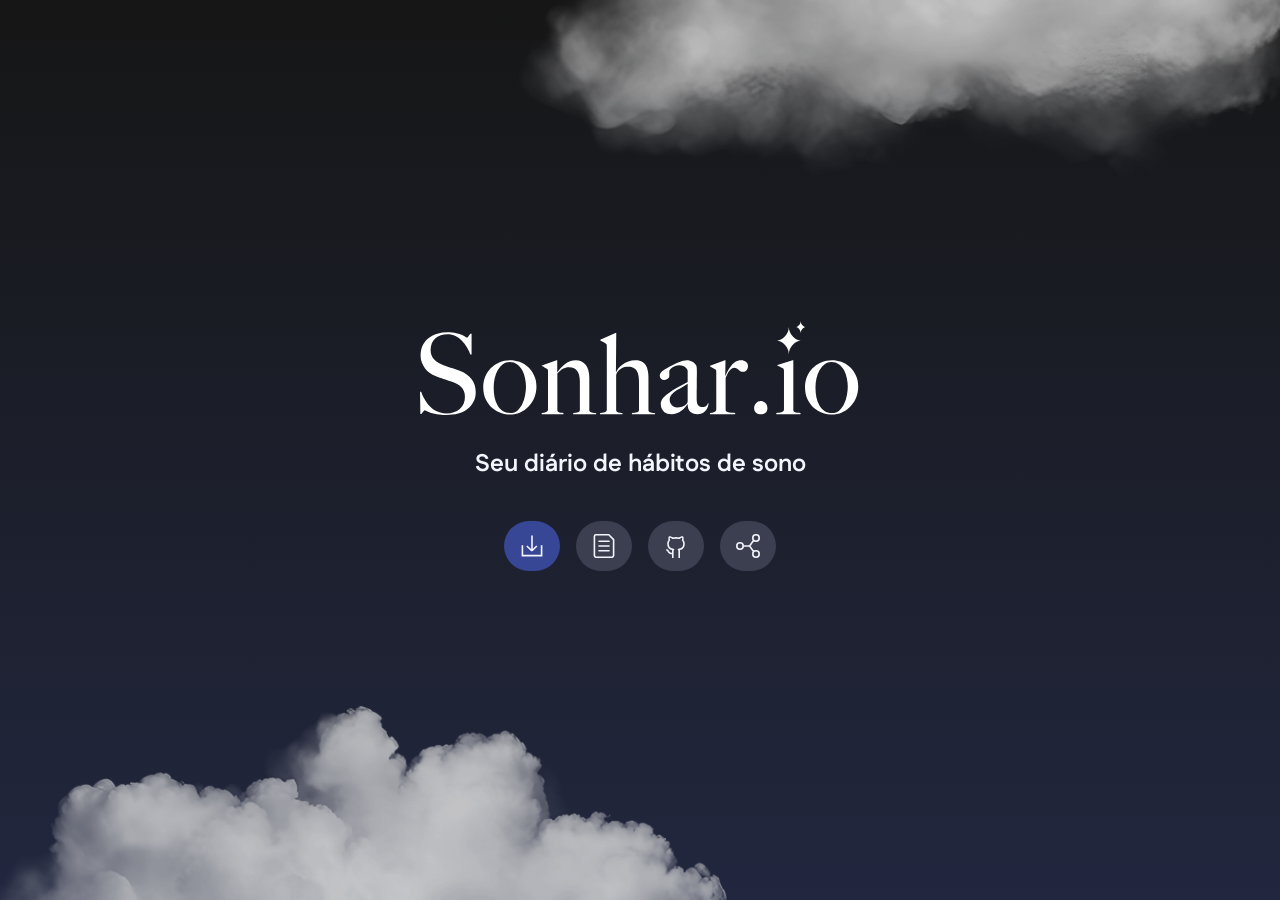
<file: index.html>
<!DOCTYPE html>
<html lang="pt-BR">
<head>
    <meta charset="UTF-8">
    <meta http-equiv="X-UA-Compatible" content="IE=edge">
    <meta name="viewport" content="width=device-width, initial-scale=1.0">
    <meta name="description" content="Seu diário de hábitos de sono">
    <meta name="theme-color" content="#161616">

    <title>Sonhario</title>

    <link rel="shortcut icon" href="favicon.ico" type="image/x-icon">
    <link rel="stylesheet" href="public/css/main.css">
    <link rel="stylesheet" href="public/css/landing.css">
</head>

<body>
    <img class="cloud" src="public/img/cloud.png">
    <img class="cloud" src="public/img/cloud.png">
    <div id="background"></div>
    <main>
        <img id="logo" src="public/img/logo.svg">
        <h2>Seu diário de hábitos de sono</h2>

        <ul id="links">
            <li onclick="link_download();">
                <img src="public/icons/download.svg">
                <span>Baixar App</span>
            </li>
            <li>
                <a href="docs.html">
                    <img src="public/icons/docs.svg">
                    <span>Documentação</span>
                </a>
            </li>
            <li onclick="link_code();">
                <img src="public/icons/code.svg">
                <span>Repositório</span>
            </li>
            <li onclick="link_share();">
                <img src="public/icons/share.svg">
                <span>Compartilhar</span>
            </li>
        </ul>
    </main>
</body>

<script>
    function link_download () {
        window.open('https://github.com/omarcosss/sonhario-front/releases/latest');
    }

    function link_code () {
        window.open('https://github.com/bunny-sammy/sonhario-api');
    }

    function link_share () {
        const shareData = {
            title: `Sonhario`,
            url: window.location.href,
        };
        if (navigator.canShare(shareData)) {
            navigator.share(shareData);
        } else {
            navigator.clipboard.writeText(shareData.url);
        }
    }
</script>
</html>
</file>
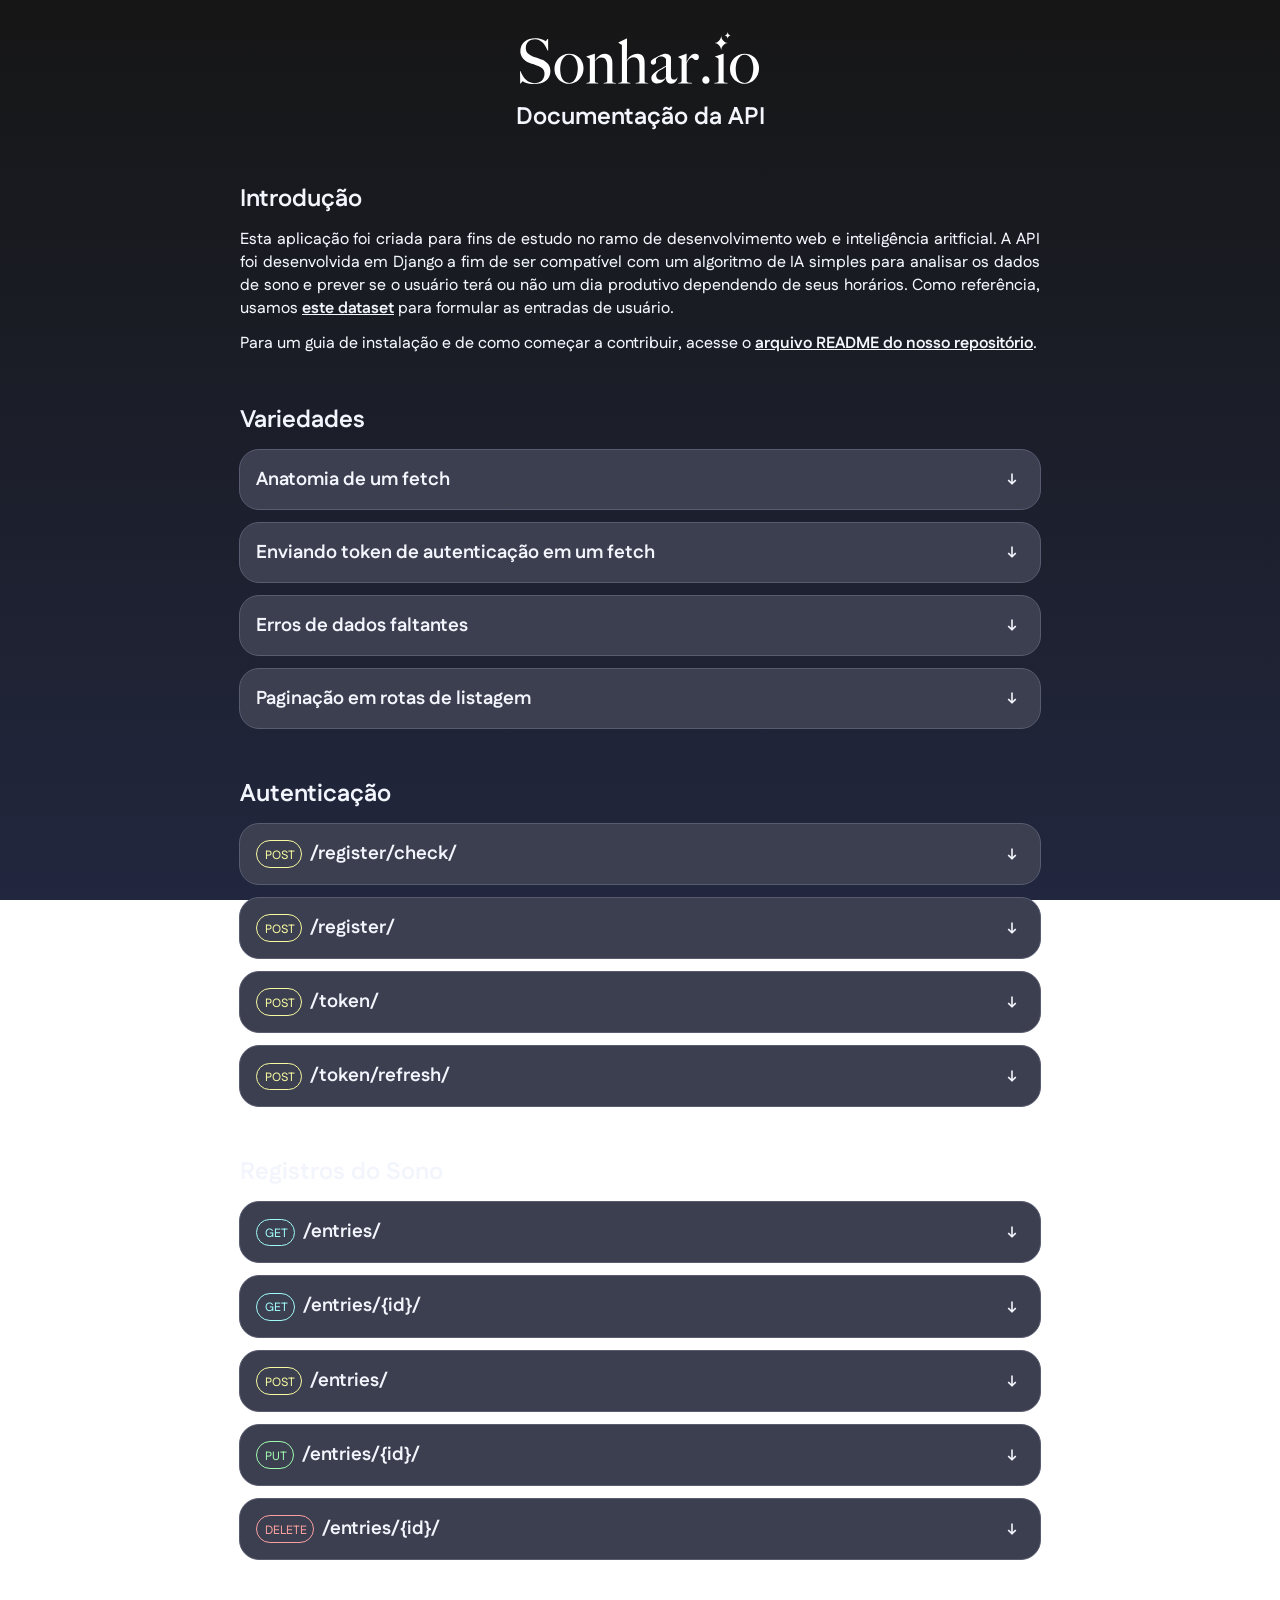
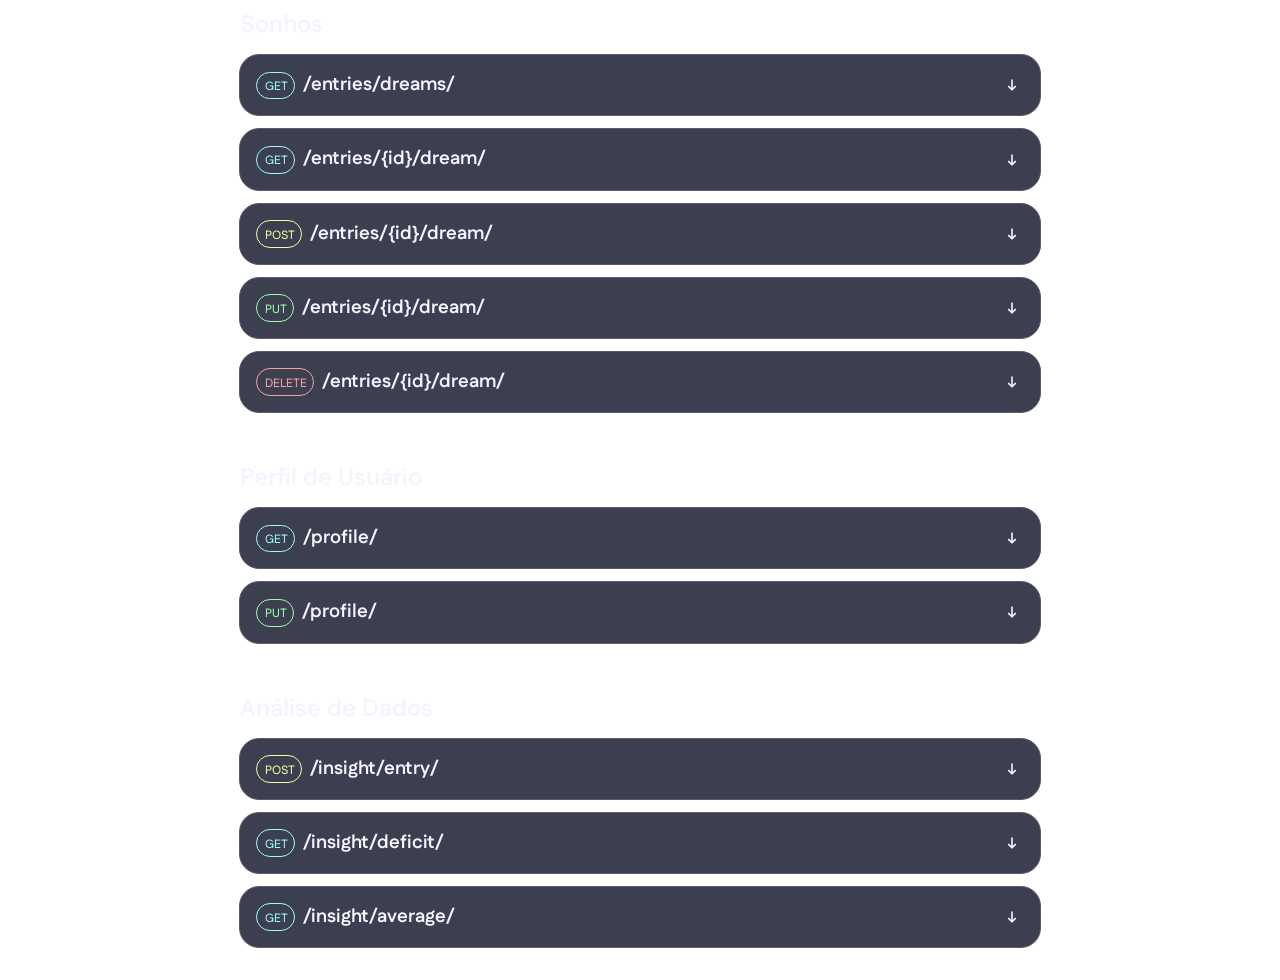
<file: docs.html>
<!DOCTYPE html>
<html lang="pt-BR">
<head>
    <meta charset="UTF-8">
    <meta http-equiv="X-UA-Compatible" content="IE=edge">
    <meta name="viewport" content="width=device-width, initial-scale=1.0">
    <meta name="description" content="Documentação da API">
    <meta name="theme-color" content="#161616">

    <title>Sonhario | Documentação</title>

    <link rel="shortcut icon" href="favicon.ico" type="image/x-icon">
    <link rel="stylesheet" href="public/css/main.css">
    <link rel="stylesheet" href="public/css/docs.css">

    <link rel="stylesheet" href="public/css/prism.css">
    <script src="public/js/prism.js"></script>
</head>

<body>
    <div id="background"></div>
    <main>
        <a id="header" href="index.html">
            <img id="logo" src="public/img/logo.svg">
            <h2>Documentação da API</h2>
        </a>

        <section>
            <h2>Introdução</h2>
            <p>
                Esta aplicação foi criada para fins de estudo no ramo de desenvolvimento web e inteligência aritficial. A API foi desenvolvida em Django a fim de ser compatível com um algoritmo de IA simples para analisar os dados de sono e prever se o usuário terá ou não um dia produtivo dependendo de seus horários. Como referência, usamos <a href="https://www.kaggle.com/datasets/adilshamim8/sleep-cycle-and-productivity/data">este dataset</a> para formular as entradas de usuário.
            </p>
            <p>
                Para um guia de instalação e de como começar a contribuir, acesse o <a href="https://github.com/bunny-sammy/sonhario-api/blob/deploy/README.md">arquivo README do nosso repositório</a>.
            </p>
        </section>
        <section>
            <h2>Variedades</h2>
            <div class="card">
                <div class="card-title">
                    <h3>Anatomia de um fetch</h3>
                </div>
                <div class="card-content">
                    <p>
                        Para obter e enviar dados para a API, você deve fazer um fetch para a rota desejada, com método esperado e os demais requisitos detalhados na documentação. Seguem exemplos de fetch em JavaScript:
                    </p>
                    <pre><code class="language-js">
                    // Fetch de método GET (obter informações)
                    fetch('https://api-sonhario.onrender.com/entries/', {
                    method: 'GET',  // <-- Método definido aqui
                    headers: {
                        'Content-Type': 'application/json',
                    }
                    })
                    .then(response => response.json())
                    .then(data => {
                        // Código executado após sucesso
                    })
                    .catch(error => {
                        // Código executado após erro
                    });
                    </code></pre>
                    <pre><code class="language-js">
                    // Fetch de método POST (enviar informações)
                    fetch('https://api-sonhario.onrender.com/token/', {
                    method: 'POST',  // <-- Método definido aqui
                    headers: {
                        'Content-Type': 'application/json',
                    },
                    body: JSON.stringify({  // <-- POST requests precisam de um body
                        email: 'example@mail.com',
                        password: 'password',
                    }),
                    })
                    .then(response => response.json())
                    .then(data => {
                        // Código executado após sucesso
                    })
                    .catch(error => {
                        // Código executado após erro
                    });
                    </code></pre>
                    <p>
                        Note que os exemplos de body para as rotas de método POST estão em JSON, mas deverão ser escritas como um objeto JavaScript no código. Também é importante sempre enviar um / no fim do endereço em rotas de POST.
                    </p>
                    <pre><code class="language-json">
                    // Exemplo de body em JSON
                    {
                        "email": "example@mail.com",
                        "password": "password"
                    }
                    </code></pre>
                    <pre><code class="language-js">
                    // Mesmo exemplo em JavaScript
                    body: JSON.stringify({
                        email: "example@mail.com",
                        password: 'password',                        
                    })
                    </code></pre>
                    <p>
                        O URL usado nestes exemplos é o endereço em produção da API. Você talvez queira utilizar uma variável de ambiente para que a aplicação funcione tanto com um URL local quanto o de produção.
                    </p>
                </div>
            </div>
            <div class="card">
                <div class="card-title">
                    <h3>Enviando token de autenticação em um fetch</h3>
                </div>
                <div class="card-content">
                    <p>
                        A API usa um sistema de autenticação por token <a href="https://django-rest-framework-simplejwt.readthedocs.io/en/latest/">(JWT)</a> para o acesso da grande maioria das rotas relacionadas ao usuário. Após o login de um usuário, o seu token deve ser salvo em cache na aplicação e enviado a todas as demais rotas da seguinte forma:
                    </p>
                    <pre><code class="language-js">
                    const jwtToken = 'TOKEN_JWT_AQUI';

                    fetch('https://api-sonhario.onrender.com/entries/', {
                    method: 'GET',
                    headers: {
                        'Content-Type': 'application/json',
                        'Authorization': `Bearer ${jwtToken}`,  // <-- Token incluso aqui
                    }
                    })
                    </code></pre>
                    <p>
                        O sistema retornará um erro em rotas de usuário caso o token esteja ausente ou inválido.
                    </p>
                    <pre><code class="language-json">
                    // Resposta de erro (401)
                    {
                        "detail": "As credenciais de autenticação não foram fornecidas."
                    }
                    </code></pre>
                    <p>
                        Também existe um erro específico caso o token apresentado tenha expirado:                        
                    </p>
                    <pre><code class="language-json">
                    // Resposta de erro (401)
                    {
                        "detail": "O token informado não é válido para qualquer tipo de token",
                        "code": "token_not_valid",
                        "messages": [
                            {
                            "token_class": "AccessToken",
                            "token_type": "access",
                            "message": "Token is expired"
                            }
                        ]
                    }
                    </code></pre>
                </div>
            </div>
            <div class="card">
                <div class="card-title">
                    <h3>Erros de dados faltantes</h3>
                </div>
                <div class="card-content">
                    <p>
                        É importante entender como se porta uma resposta de erro de campos obrigatórios faltantes. Estará contida no objeto a label de cada atributo faltante ou inválido e a mensagem de erro correspondente. Isto pode ser usado para exibir erros específicos em cada input. A única rota que não segue este padrão é /register_check/.
                    </p>
                    <pre><code class="language-json">
                    // Resposta de erro (400)
                    {
                    "display_name": [
                        "Este campo é obrigatório."
                    ],
                    "birthdate": [
                        "Este campo é obrigatório."
                    }
                    </code></pre>
                </div>
            </div>
            <div class="card" id="paginate">
                <div class="card-title">
                    <h3>Paginação em rotas de listagem</h3>
                </div>
                <div class="card-content">
                    <p>
                        Todas as rotas de listagem da API suportam paginação usando parâmetros de query. Você pode definir o limite de cada página com <code>"limit"</code> e o número da página atual (começando em 0) com <code>"step"</code>. Observe o exemplo abaixo:
                    </p>
                    <pre><code class="language-js">
                    // Fetch com limite de 7 objetos
                    fetch('https://api-sonhario.onrender.com/entries/?limit=7', {
                    method: 'GET',
                    headers: {
                        'Content-Type': 'application/json',
                        'Authorization': `Bearer ${jwtToken}`,
                    }
                    })
                    </code></pre>
                    <pre><code class="language-js">
                    // Fetch na segunda página com um limite de 10 objetos
                    fetch('https://api-sonhario.onrender.com/entries/?limit=10&step=1', {
                    method: 'GET',
                    headers: {
                        'Content-Type': 'application/json',
                        'Authorization': `Bearer ${jwtToken}`,
                    }
                    })
                    </code></pre>
                </div>
            </div>
        </section>
        <section>
            <h2>Autenticação</h2>
            <div class="card">
                <div class="card-title">
                    <span class="post">POST</span>
                    <h3>/register/check/</h3>
                </div>
                <div class="card-content">
                    <p>
                        Checa se um usuário já existe a partir de seu nome de usuário e email. Retorna uma mensagem de erro caso o usuário já exista.
                    </p>
                    <pre><code class="language-json">
                    // Body
                    {
                        "email": "example@mail.com",
                        "password": "password"
                    }
                    </code></pre>
                    <pre><code class="language-json">
                    // Resposta de sucesso (200)
                    {
                        "message": "Seu email está disponível"
                    }
                    </code></pre>
                    <pre><code class="language-json">
                    // Resposta de erro (400)
                    {
                        "error": "Este email já está em uso"
                    }
                    </code></pre>
                </div>
            </div>
            <div class="card">
                <div class="card-title">
                    <span class="post">POST</span>
                    <h3>/register/</h3>
                </div>
                <div class="card-content">
                    <p>
                        Além de repetir a checagem da rota anterior, completa o cadastro de um usuário no sistema.
                    </p>
                    <pre><code class="language-json">
                    // Body
                    {
                        "email": "example@mail.com",
                        "password": "password",
                        "display_name": "John Doe",
                        "birthdate": "2000-04-01",
                        "gender": "Male"
                    }
                    </code></pre>
                    <pre><code class="language-json">
                    // Resposta de sucesso (200)
                    {
                        "message": "Usuário registrado com sucesso!"
                    }
                    </code></pre>
                    </code></pre>
                </div>
            </div>
            <div class="card">
                <div class="card-title">
                    <span class="post">POST</span>
                    <h3>/token/</h3>
                </div>
                <div class="card-content">
                    <p>
                        Envia o username e senha de um usuário para obter os tokens de acesso.
                    </p>
                    <pre><code class="language-json">
                    // Body
                    {
                        "email": "example@mail.com",
                        "password": "password"
                    }
                    </code></pre>
                    <pre><code class="language-json">
                    // Resposta de sucesso (200)
                    {
                        "refresh": "EXEMPLO_DE_TOKEN",
                        "access": "EXEMPLO_DE_TOKEN"
                    }
                    </code></pre>
                    <p>
                        O token <code>"access"</code> dura pouco tempo (de 10 a 15 minutos). Este é o token que deve ser enviado para rotas que exigem autenticação.
                    </p>
                    <p>
                        O token <code>"refresh"</code> pode durar muito mais tempo (dias, semanas) e serve para atualizar o token de acesso do usuário. Este token deve ser salvo em cache e enviado apenas à rota /token/refresh/ para obter um novo token de acesso.
                    </p>
                </div>
            </div>
            <div class="card">
                <div class="card-title">
                    <span class="post">POST</span>
                    <h3>/token/refresh/</h3>
                </div>
                <div class="card-content">
                    <p>
                        Envia um token do tipo <code>"refresh"</code> para receber um novo token de acesso.
                    </p>
                    <pre><code class="language-json">
                    // Body
                    {
                        "refresh": "EXEMPLO_DE_TOKEN"
                    }
                    </code></pre>
                    <pre><code class="language-json">
                    // Resposta de sucesso (200)
                    {
                        "access": "EXEMPLO_DE_TOKEN",
                        "refresh": "EXEMPLO_DE_TOKEN"
                    }
                    </code></pre>
                    <pre><code class="language-js">
                    // Exemplo de fluxo de refresh
                    const refreshToken = async () => {
                    try {
                        const storedRefreshToken = await getRefreshToken();  // <-- Apenas um exemplo. O token deve ser obtido do cache de alguma forma

                        const response = await fetch('https://api-sonhario.onrender.com/token/refresh/', {
                        method: 'POST',
                        headers: {
                            'Content-Type': 'application/json'
                        },
                        body: JSON.stringify({
                            refresh: storedRefreshToken
                        })
                        });

                        if (response.ok) {
                            const data = await response.json();
                            const newAccessToken = data.access;
                            saveAccessToken(newAccessToken); <-- Apenas um exemplo. O token deve ser salvo cache de alguma forma
                        } else {
                            // Neste caso o refresh token expirou. O usuário será deslogado.
                        }
                    } catch (err) {
                        // Erro no fetch
                    }
                    };
                    </code></pre>
                </div>
            </div>
        </section>
        <section>
            <h2>Registros do Sono</h2>
            <div class="card">
                <div class="card-title">
                    <span class="get">GET</span>
                    <h3>/entries/</h3>
                </div>
                <div class="card-content">
                    <p>
                        Lista os registros de um usuário autenticado do mais recente ao mais antigo. Retorna uma array com todos os registros, suportando <a href="#paginate">paginação</a>. O "id" nesta url pode ser tanto o próprio id da query quanto uma data válida no formato AAAA-MM-DD.
                    </p>
                    <pre><code class="language-json">
                    // Resposta de sucesso (200)
                    [  // <-- Array de elementos
                        {
                            "id": 3,
                            "weekday": "Dom",
                            "sleep_hours_string": "4 horas e 7 minutos",
                            "sleep_hours_short": "4h 7m",
                            "date": "2025-06-08",
                            "age": 25,
                            "gender": "Male",
                            "sleep_start_time": "03:04:00",
                            "sleep_end_time": "07:12:00",
                            "total_sleep_hours": 4.13,
                            "sleep_quality": null,
                            "exercise": null,
                            "caffeine_intake": 285,
                            "screen_time": 120,
                            "work_hours": null,
                            "productivity_score": null,
                            "mood_score": null,
                            "stress_level": null,
                            "created_at": "2025-06-12T22:20:02.662437Z",
                            "updated_at": "2025-06-12T22:20:02.662437Z",
                            "author": 1
                        },
                        {
                            "id": 2,
                            "weekday": "Sáb",
                            "sleep_hours_string": "8 horas e 46 minutos",
                            "sleep_hours_short": "8h 46m",
                            "date": "2025-06-07",
                            "age": 25,
                            "gender": "Male",
                            "sleep_start_time": "22:12:00",
                            "sleep_end_time": "06:59:00",
                            "total_sleep_hours": 8.78,
                            "sleep_quality": null,
                            "exercise": null,
                            "caffeine_intake": 95,
                            "screen_time": 30,
                            "work_hours": null,
                            "productivity_score": null,
                            "mood_score": null,
                            "stress_level": null,
                            "created_at": "2025-06-12T22:19:39.981754Z",
                            "updated_at": "2025-06-12T22:19:39.981754Z",
                            "author": 1
                        },
                        {
                            "id": 1,
                            "weekday": "Sex",
                            "sleep_hours_string": "7 horas e 46 minutos",
                            "sleep_hours_short": "7h 46m",
                            "date": "2025-06-06",
                            "age": 25,
                            "gender": "Male",
                            "sleep_start_time": "21:54:00",
                            "sleep_end_time": "05:41:00",
                            "total_sleep_hours": 7.78,
                            "sleep_quality": null,
                            "exercise": null,
                            "caffeine_intake": 190,
                            "screen_time": 5,
                            "work_hours": null,
                            "productivity_score": null,
                            "mood_score": null,
                            "stress_level": null,
                            "created_at": "2025-06-12T22:12:43.218052Z",
                            "updated_at": "2025-06-12T22:12:43.218052Z",
                            "author": 1
                        }
                    ]
                    </code></pre>
                </div>
            </div>
            <div class="card">
                <div class="card-title">
                    <span class="get">GET</span>
                    <h3>/entries/{id}/</h3>
                </div>
                <div class="card-content">
                    <p>
                        Retorna as informações de um registro de sono específico. Substitua {id} pelo id ou data do registro desejado.
                    </p>                    
                    <pre><code class="language-json">
                    // Resposta de sucesso (200)
                    {
                        "id": 2,
                        "weekday": "Sáb",
                        "sleep_hours_string": "8 horas e 46 minutos",
                        "sleep_hours_short": "8h 46m",
                        "date": "2025-06-07",
                        "age": 25,
                        "gender": "Male",
                        "sleep_start_time": "22:12:00",
                        "sleep_end_time": "06:59:00",
                        "total_sleep_hours": 8.78,
                        "sleep_quality": null,
                        "exercise": null,
                        "caffeine_intake": 95,
                        "screen_time": 30,
                        "work_hours": null,
                        "productivity_score": null,
                        "mood_score": null,
                        "stress_level": null,
                        "created_at": "2025-06-12T22:19:39.981754Z",
                        "updated_at": "2025-06-12T22:19:39.981754Z",
                        "author": 1
                    }
                    </code></pre>
                </div>
            </div>
            <div class="card">
                <div class="card-title">
                    <span class="post">POST</span>
                    <h3>/entries/</h3>
                </div>
                <div class="card-content">
                    <p>
                        Adiciona um novo registro para um usuário autenticado. Antes de adicioná-la, considere <a href="#insight-entry">avaliar a sua qualidade com IA</a> e mostrar o resultado para o usuário.
                    </p>
                    <pre><code class="language-json">
                    // Body
                    {
                        "date": "2025-06-06",
                        "sleep_start_time": "21:54",
                        "sleep_end_time": "05:41",
                        "coffee_cups": 2,
                        "exercise": 30,
                        "screen_time": 5,
                        "notes": "Anotações aqui"
                    }
                    </code></pre>
                    <pre><code class="language-json">
                    // Resposta de sucesso (201)
                    {
                        "id": 1,
                        "weekday": "Sex",
                        "sleep_hours_string": "7 horas e 46 minutos",
                        "sleep_hours_short": "7h 46m",
                        "date": "2025-06-06",
                        "age": 25,
                        "gender": "Male",
                        "sleep_start_time": "21:54:00",
                        "sleep_end_time": "05:41:00",
                        "total_sleep_hours": 7.78,
                        "sleep_quality": null,
                        "exercise": 30,
                        "caffeine_intake": 190,
                        "screen_time": 5,
                        "work_hours": null,
                        "productivity_score": null,
                        "mood_score": null,
                        "stress_level": null,
                        "notes": "Anotações aqui"
                        "created_at": "2025-06-12T22:12:43.218052Z",
                        "updated_at": "2025-06-12T22:12:43.218052Z",
                        "author": 1
                    }
                    </code></pre>
                </div>
            </div>
            <div class="card">
                <div class="card-title">
                    <span class="put">PUT</span>
                    <h3>/entries/{id}/</h3>
                </div>
                <div class="card-content">
                    <p>
                        Atualiza o registro com id ou data especificada. Apenas os campos no exemplo abaixo são obrigatórios.
                    </p>
                    <pre><code class="language-json">
                    // Body
                    {
                        "date": "2025-06-07",
                        "sleep_start_time": "22:12",
                        "sleep_end_time": "07:59",  // <-- Parâmetro atualizado
                        "coffee_cups": 3
                    }
                    </code></pre>
                    <pre><code class="language-json">
                    // Resposta de sucesso (200)
                    {
                        "id": 2,
                        "weekday": "Sáb",
                        "sleep_hours_string": "9 horas e 46 minutos",
                        "sleep_hours_short": "9h 46m",
                        "date": "2025-06-07",
                        "age": 25,
                        "gender": "Male",
                        "sleep_start_time": "22:12:00",
                        "sleep_end_time": "07:59:00",  // <-- Propriedade atualizada no objeto
                        "total_sleep_hours": 9.78,
                        "sleep_quality": null,
                        "exercise": null,
                        "caffeine_intake": 285,
                        "screen_time": 30,
                        "work_hours": null,
                        "productivity_score": null,
                        "mood_score": null,
                        "stress_level": null,
                        "created_at": "2025-06-12T22:19:39.981754Z",
                        "updated_at": "2025-06-12T22:28:10.320439Z",
                        "author": 1
                    }
                    </code></pre>
                </div>
            </div>
            <div class="card">
                <div class="card-title">
                    <span class="delete">DELETE</span>
                    <h3>/entries/{id}/</h3>
                </div>
                <div class="card-content">
                    <p>
                        Deleta o registro com id especificado. Note que a resposta de sucesso não traz nenhum dado, apenas o status 204 de sucesso.
                    </p>
                    <pre><code class="language-json">
                    // Resposta de sucesso (204)
                    {}
                    </code></pre>
                </div>
            </div>
        </section>
        <section>
            <h2>Sonhos</h2>
            <div class="card">
                <div class="card-title">
                    <span class="get">GET</span>
                    <h3>/entries/dreams/</h3>
                </div>
                <div class="card-content">
                    <p>
                        Lista os sonhos associados aos registros de sono de um usuário autenticado do mais recente ao mais antigo. Retorna uma array com todos os registros, suportando <a href="#paginate">paginação</a>.
                    </p>
                    <pre><code class="language-json">
                    // Resposta de sucesso (200)
                    [  // <-- Array de elementos
                        {
                            "id": 3,
                            "emotion": 1,
                            "date": "2025-06-08",
                            "text": "Nenhum sonho em especial hoje.",
                            "created_at": "2025-06-12T22:50:36.440606Z",
                            "updated_at": "2025-06-12T22:50:36.440606Z",
                            "author": 1,
                            "entry": 3
                        },
                        {
                            "id": 2,
                            "emotion": 3,
                            "date": "2025-06-07",
                            "text": "Hoje eu tive um pesadelo...",
                            "created_at": "2025-06-12T22:50:19.993053Z",
                            "updated_at": "2025-06-12T22:50:19.993053Z",
                            "author": 1,
                            "entry": 2
                        },
                        {
                            "id": 1,
                            "emotion": 2,
                            "date": "2025-06-06",
                            "text": "Eu tive um sonho insano hoje!",
                            "created_at": "2025-06-12T22:43:13.525755Z",
                            "updated_at": "2025-06-12T22:45:22.202087Z",
                            "author": 1,
                            "entry": 1
                        }
                    ]
                    </code></pre>
                </div>
            </div>
            <div class="card">
                <div class="card-title">
                    <span class="get">GET</span>
                    <h3>/entries/{id}/dream/</h3>
                </div>
                <div class="card-content">
                    <p>
                        Retorna as informações do sonho de um registro de sono específico. Substitua {id} pelo id do <b>registro de sono</b>, não do sonho. Uma data no formato AAAA-MM-DD também funciona.
                    </p>                    
                    <pre><code class="language-json">
                    // Resposta de sucesso (200)
                    {
                        "id": 1,
                        "emotion": 2,
                        "date": "2025-06-06",
                        "text": "Eu tive um sonho insano hoje!",
                        "created_at": "2025-06-12T22:43:13.525755Z",
                        "updated_at": "2025-06-12T22:45:22.202087Z",
                        "author": 1,
                        "entry": 1  // <-- ID do registro que deve ser adicionado à URL
                    }
                    </code></pre>
                </div>
            </div>            
            <div class="card">
                <div class="card-title">
                    <span class="post">POST</span>
                    <h3>/entries/{id}/dream/</h3>
                </div>
                <div class="card-content">
                    <p>
                        Associa um novo sonho à entry de id ou data especificada. Caso um sonho já esteja associado, esta rota irá atualizá-lo com os dados fornecidos. A data do sonho é tirada diretamente da data do registro associado caso não tenha sido especificada na URL. Um sonho pode ser criado mesmo que a data informada não possua um registro de sono!
                    </p>
                    <pre><code class="language-json">
                    // Body
                    {
                        "emotion": 1,
                        "text": "Eu tive um sonho insano hoje!"
                    }
                    </code></pre>
                    <pre><code class="language-json">
                    // Resposta de sucesso (201)
                    {
                        "id": 1,
                        "emotion": 1,
                        "date": "2025-06-06",
                        "text": "Eu tive um sonho insano hoje!",
                        "created_at": "2025-06-12T22:43:13.525755Z",
                        "updated_at": "2025-06-12T22:43:13.525755Z",
                        "author": 1,
                        "entry": 1  // <-- ID do registro que deve ser adicionado à URL
                    }
                    </code></pre>
                </div>
            </div>            
            <div class="card">
                <div class="card-title">
                    <span class="put">PUT</span>
                    <h3>/entries/{id}/dream/</h3>
                </div>
                <div class="card-content">
                    <p>
                        Atualiza o sonho do registro com id especificado. Apenas os campos no exemplo abaixo são obrigatórios.
                    </p>
                    <pre><code class="language-json">
                    // Body
                    {
                        "emotion": 2,  // <-- Parâmetro atualizado
                        "text": "Eu tive um sonho insano hoje!"
                    }
                    </code></pre>
                    <pre><code class="language-json">
                    // Resposta de sucesso (200)
                    {
                        "id": 1,
                        "emotion": 2,  // <-- Propriedade atualizada no objeto
                        "date": "2025-06-06",
                        "text": "Eu tive um sonho insano hoje!",
                        "created_at": "2025-06-12T22:43:13.525755Z",
                        "updated_at": "2025-06-12T22:45:22.202087Z",
                        "author": 1,
                        "entry": 1
                    }
                    </code></pre>
                </div>
            </div>
            <div class="card">
                <div class="card-title">
                    <span class="delete">DELETE</span>
                    <h3>/entries/{id}/dream/</h3>
                </div>
                <div class="card-content">
                    <p>
                        Deleta o sonho associado ao registro com id especificado. Note que a resposta de sucesso não traz nenhum dado, apenas o status 204 de sucesso.
                    </p>
                    <pre><code class="language-json">
                    // Resposta de sucesso (204)
                    {}
                    </code></pre>
                </div>
            </div>
        </section>
        <section>
            <h2>Perfil de Usuário</h2>
            <div class="card">
                <div class="card-title">
                    <span class="get">GET</span>
                    <h3>/profile/</h3>
                </div>
                <div class="card-content">
                    <p>
                        Retorna as informações do perfil do usuário autenticado.
                    </p>                    
                    <pre><code class="language-json">
                    // Resposta de sucesso (200)
                    {
                        "id": 1,
                        "user": 1,
                        "first_name": "John",
                        "display_name": "John Doe",
                        "age": 25,
                        "birthdate": "2000-04-01",
                        "gender": "Male"
                    }
                    </code></pre>
                </div>
            </div>
            <div class="card">
                <div class="card-title">
                    <span class="put">PUT</span>
                    <h3>/profile/</h3>
                </div>
                <div class="card-content">
                    <p>
                        Atualiza as informações do perfil do usuário autenticado.
                    </p>
                    <pre><code class="language-json">
                    // Body
                    {
                        "display_name": "Jane Doe",  // <-- Parâmetro atualizado
                        "birthdate": "2000-04-01",
                        "gender": "Female"  // <-- Parâmetro atualizado
                    }
                    </code></pre>
                    <pre><code class="language-json">
                    // Resposta de sucesso (201)
                    {
                        "id": 1,
                        "user": 1,
                        "display_name": "Jane Doe",  // <-- Propriedade atualizada no objeto
                        "first_name": "Jane",  // <-- Atualizado automaticamente a partir de display_name
                        "age": 25,
                        "birthdate": "2000-04-01",
                        "gender": "Female"  // <-- Propriedade atualizada no objeto
                    }
                    </code></pre>
                </div>
            </div>
        </section>
        <section>
            <h2>Análise de Dados</h2>
            <div class="card">
                <div class="card-title">
                    <span class="post">POST</span>
                    <h3>/insight/entry/</h3>
                </div>
                <div class="card-content">
                    <p>
                        Envia os dados do corpo da requisição anonimamente para serem processados pelo <a href="https://groq.com/">Groq</a>, que responde com uma previsão de produtividade e estresse no dia seguinte, além de um pequeno conselho amigável sobre os hábitos de sono do usuário.
                    </p>
                    <pre><code class="language-json">
                    // Body
                    {
                        "date": "2025-06-08",
                        "sleep_start_time": "03:04",
                        "sleep_end_time": "07:12",
                        "coffee_cups": 3, // cada copo com 95 ml
                        "exercise": 30 // tempo de exercício em minutos
                    }
                    </code></pre>
                    <pre><code class="language-json">
                    // Resposta de sucesso (201)
                    {
                        "success": true,
                        "response": "6_7_Pare de usar telas por pelo menos uma hora antes de dormir para melhorar a qualidade do seu sono, ok?",
                        "data": {
                            "total_sleep_hours": 4.13,
                            "time_string": "4 horas e 7 minutos",
                            "productivity_score": "6",
                            "productivity_string": "Média",
                            "stress_score": "7",
                            "stress_string": "Médio",
                            "advice": "Pare de usar telas por pelo menos uma hora antes de dormir para melhorar a qualidade do seu sono, ok?"
                        }
                    }
                    </code></pre>
                    <p>
                        Para acessar esta rota em um servidor local você precisará de uma chave de APÌ do Groq nas suas variáveis de ambiente. A ausência desta chave ou algum outro erro inesperado pode gerar uma resposta como esta:
                    </p>
                    <pre><code class="language-json">
                    // Resposta de erro (500)
                    {
                        "success": false,
                        "error": "Erro interno no processamento",
                        "technical": "Error code: 401 - {'error': {'message': 'Invalid API Key', 'type': 'invalid_request_error', 'code': 'invalid_api_key'}}"
                    }
                    </code></pre>
                </div>
            </div>
            <div class="card">
                <div class="card-title">
                    <span class="get">GET</span>
                    <h3>/insight/deficit/</h3>
                </div>
                <div class="card-content">
                    <p>
                        Calcula o deficit de sono do usuário autenticado baseado nos últimos sete registros. A resoista inclui o status (se o usuário está em deficit, equilibrado ou superavit) e o número de horas normalizado.
                    </p>
                    <pre><code class="language-json">
                    // Resposta de sucesso com deficit (209)
                    {
                        "status": "deficit",
                        "value": 2
                    }
                    </code></pre>
                    <pre><code class="language-json">
                    // Resposta de sucesso com superavit (209)
                    {
                        "status": "surplus",
                        "value": 2
                    }
                    </code></pre>
                    <pre><code class="language-json">
                    // Resposta de sucesso em equilíbrio (209)
                    {
                        "status": "even",
                        "value": 0
                    }
                    </code></pre>
                </div>
            </div>
            <div class="card">
                <div class="card-title">
                    <span class="get">GET</span>
                    <h3>/insight/average/</h3>
                </div>
                <div class="card-content">
                    <p>
                        Envia os dados dos últimos sete registros de sono do usuário autenticado anonimamente para serem processados pelo <a href="https://groq.com/">Groq</a>, que responde com uma breve avaliação sobre seus hábitos de sono. A resposta inclui também o número média de horas de sono da semana normalizado.
                    </p>
                    <pre><code class="language-json">
                    // Resposta de sucesso (201)
                    {
                        "average": 7,
                        "status": "Dentro do recomendado",
                        "advice": "Melhore sua rotina de sono reduzindo a cafeína e evitando telas antes de dormir, mas parabéns por ter melhorado seu hábito de dormir mais cedo e reduzir o tempo de tela na última semana."
                    }
                    </code></pre>
                    <p>
                        Para acessar esta rota em um servidor local você precisará de uma chave de APÌ do Groq nas suas variáveis de ambiente. A ausência desta chave ou algum outro erro inesperado pode gerar uma resposta como esta:
                    </p>
                    <pre><code class="language-json">
                    // Resposta de erro (500)
                    {
                        "success": false,
                        "error": "Erro interno no processamento",
                        "technical": "Error code: 401 - {'error': {'message': 'Invalid API Key', 'type': 'invalid_request_error', 'code': 'invalid_api_key'}}"
                    }
                    </code></pre>
                </div>
            </div>
        </section>
    </main>
</body>

<script>
    document.addEventListener('DOMContentLoaded', function() {
       document.querySelectorAll('.card-title').forEach(card => {
        card.addEventListener('click', () => {
            toggle_card(card.parentElement);
        })
       })
    });

    function link_header () {
        url = window.location.href;
        window.location.href = url.replace('docs/', '');
    }

    function toggle_card (card) {
        card.classList.toggle('active');
    }
</script>
</html>
</file>
<file: public/css/main.css>
@import url('https://fonts.googleapis.com/css2?family=Fustat:wght@200..800&display=swap');

:root {
    font-family: "Fustat", sans-serif;
    font-optical-sizing: auto;
    font-weight: 500;
    font-style: normal;
    font-size: 1rem;

    -webkit-tap-highlight-color: transparent;
}

::selection {
  background-color: #32407b;
  color: #FFF;
}
::-moz-selection {
  background-color: #32407b;
  color: #FFF;
}

html {
  scroll-behavior: smooth;
}
body {
    display: flex;
    justify-content: center;
    align-items: center;

    width: calc(100vw - 2rem);
    min-height: calc(100dvh - 1rem);
    padding: 1rem;
    margin: 0;

    overflow-x: hidden;
    color: #F2F5FC;
}

#background {
    content = '';

    position: fixed;
    top: 0;
    width: 100vw;
    height: 100vh;
    z-index: -2;

    background: linear-gradient(180deg, rgba(0, 0, 0, 0) 0%, rgba(50, 64, 123, 0.4) 100%), #161616;
}

main {
    display: flex;
    flex-direction: column;
    justify-content: start;
    align-items: center;

    width: 100%;
    gap: 1rem;
    background-color: transparent;

    animation-name: main-in;
    animation-iteration-count: 1;
    animation-duration: 1s;
    animation-easing: ease-in;
}

img {
    pointer-events: none;
}

h2 {
    margin: 0;
}

a {
    text-decoration: none;
    color: inherit;
}
p a {
    font-weight: 700;
    text-decoration: underline;
}
p {
    text-align: justify;
}

@keyframes main-in {
    0% {
        opacity: 0;
        transform-origin: center;
        transform: scale(80%);
    }
    100% {
        opacity: 1;
        transform-origin: center;
        transform: scale(100%);
    }
}

@media (max-width: 768px) {
    h2, h3 {
        font-size: 1rem;
    }
}
@media (min-width: 768px) {
    body {
        width: calc(100vw - 4rem);
        min-height: calc(100vh - 4rem);
        padding: 2rem;
    }

    main {
        max-width: 800px;
        gap: 2rem;
    }
}
</file>
<file: public/css/landing.css>
img#logo {
    width: 55%;
    pointer-events: none;
}

img.cloud {
    position: fixed;
    width: 1000px;
    filter: brightness(0.85);

    animation-iteration-count: 1;
    animation-duration: 2.5s;
    animation-easing: ease-in;
}

img.cloud:nth-child(1) {
    top: -300px;
    right: -150px;
    animation-name: cloud-1;
}

img.cloud:nth-child(2) {
    bottom: -250px;
    left: -150px;
    animation-name: cloud-2;
}

ul#links {
    display: flex;
    justify-content: center;
    align-items: center;
    gap: 1rem;

    list-style: none;
    margin: 0;
    padding: 0.5rem 0;
}

ul#links li {
    display: flex;
    justify-content: start;
    align-items: center;
    gap: 0.5rem;
    padding: 0.8rem 1rem;
    border-radius: 100px;
    margin: 0;

    max-width: 24px;
    overflow-x: hidden;
    height: 100%;
    background-color: #3C3F50;
    cursor: pointer;

    transition: max-width 0.3s ease;
}

ul#links li:nth-child(1) {
    background-color: #374796;
}

ul#links li:hover {
    max-width: 100vw;
}
ul#links li:hover span {
    opacity: 1;
}

ul#links li a {
    display: inherit;
    justify-content: inherit;
    align-items: inherit;
    gap: inherit;

    width: 100%;
    height: 100%;
}

ul#links li img {
    height: 24px;
}
ul#links li span {
    pointer-events: none;
    white-space: nowrap;
    opacity: 0;

    transition: opacity 0.3s ease;
}

@keyframes cloud-1 {
    0% {
        opacity: 0;
        transform: translateY(-100px);
    }
    100% {
        opacity: 1;
        transform: translateY(0);
    }
}
@keyframes cloud-2 {
    0% {
        opacity: 0;
        transform: translateY(100px);
    }
    100% {
        opacity: 1;
        transform: translateY(0);
    }
}

@media (max-width: 480px) {
    img#logo {
        width: 85%;
    }
}
@media (max-width: 768px) {
    h2 {
        font-size: 1rem;
    }
    ul#links {
        flex-direction: column;
        gap: 0.5rem;
    }
    ul#links li {
        max-width: 100vw;
        width: 100%;
        height: 100%;
        gap: 1rem;
    }
    ul#links li span {
        opacity: 1;
    }
    ul#links li img {
        height: 20px;
    }
}
</file>
<file: public/css/docs.css>
#header {
    display: flex;
    flex-direction: column;
    align-items: center;
    justify-content: start;

    gap: 1rem;
    width: 100%;
    cursor: pointer;
}
#header img {
    width: 30%;
}

main {
    justify-content: start;
    transform-origin: top;
}
h3 {
    margin: 0;
    padding: 0;
    display: inline;
}

section {
    width: 100%;
    display: flex;
    flex-direction: column;
    justify-content: start;
    align-items: center;
    gap: 0.75rem;

    margin-top: 1rem;
}
section h2, section p {
    margin: 0;
    padding: 0;
    width: 100%;
}

.card {
    width: calc(100% - 2rem);
    border: #595C70 1px solid;
    background-color: #3C3F50;
    border-radius: 20px;
    padding: 1rem;
}
.card-title {
    cursor: pointer;

    background-image: url("../icons/arrow_down.svg");
    background-position: center right;
    background-repeat: no-repeat;
    background-size: 24px;
}
.card.active .card-title {
    background-image: url("../icons/arrow_up.svg");
}
.card-title span {
    display: inline-block;
    border: #A0FAF9 1px solid;
    padding: 0.35rem 0.35rem 0.2rem 0.5rem;
    border-radius: 20px;
    color: #A0FAF9;
    font-size: 0.75rem;
    margin-right: 0.25rem;
}
.card-title span.get {
    color: #A0FAF9;
    border: #A0FAF9 1px solid;
}
.card-title span.post {
    color:rgb(247, 250, 160);
    border: rgb(247, 250, 160) 1px solid;
}
.card-title span.put {
    color:rgb(160, 250, 175);
    border: rgb(160, 250, 175) 1px solid;
}
.card-title span.delete {
    color:rgb(250, 160, 160);
    border: rgb(250, 160, 160) 1px solid;
}
.card-content {
    max-height: 0;
    overflow-y: hidden;
    border-color: #595C70;

    transition: all 0.3s ease;
}
.card.active .card-content {
    max-height: unset;
    margin-top: 1rem;
    padding-top: 1rem;
    border-top: #595C70 1px solid;
}

@media (max-width: 480px) {
    img#logo {
        width: 50%;
    }
}
</file>
